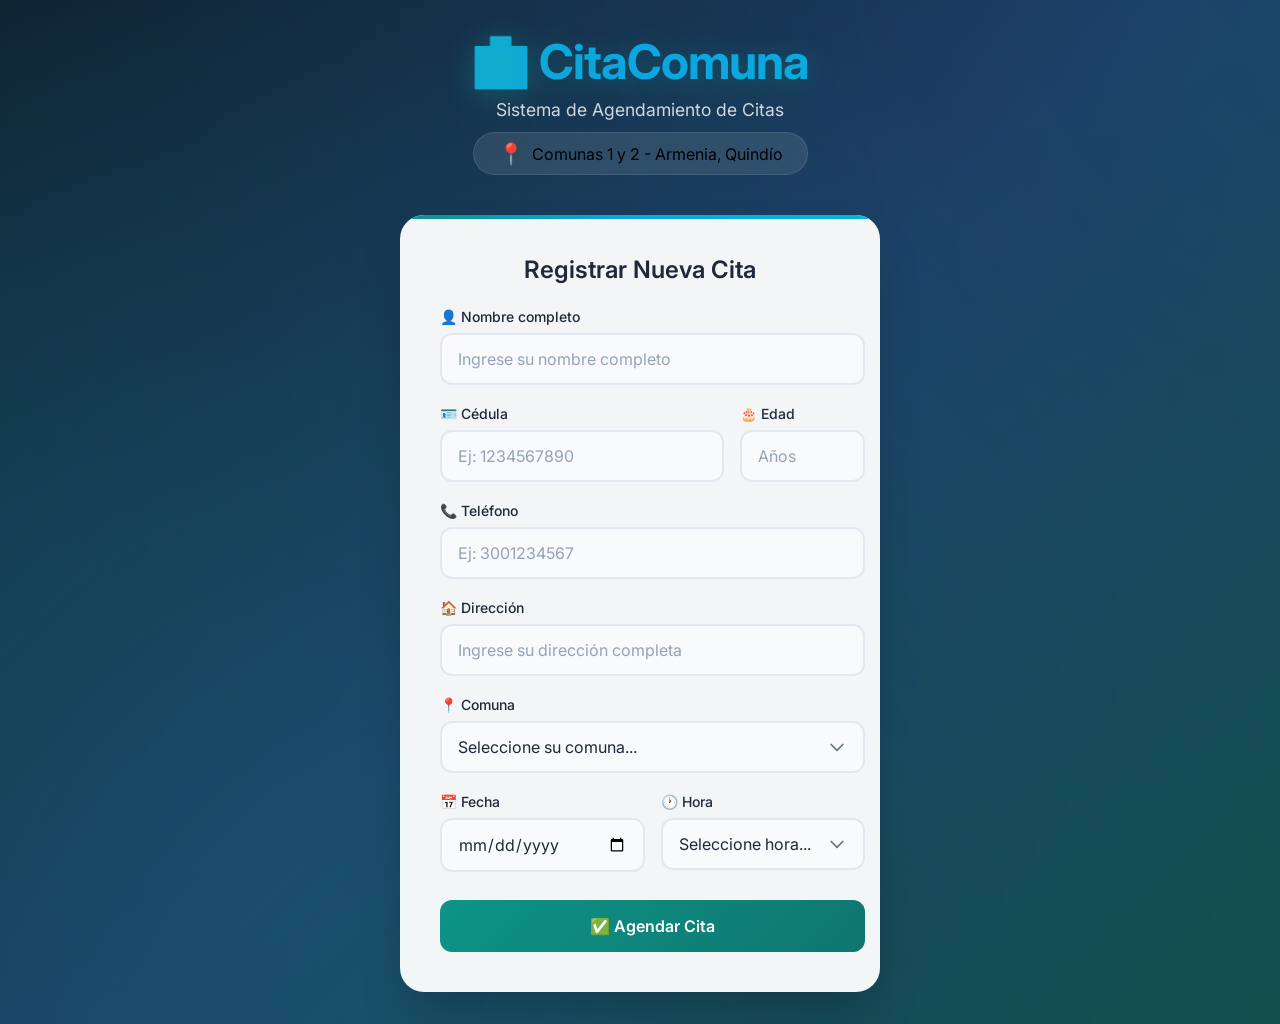
<file: cita.html>
<!DOCTYPE html>
<html lang="es">

<head>
  <meta charset="UTF-8" />
  <meta name="viewport" content="width=device-width, initial-scale=1.0" />
  <meta name="description"
    content="Agenda tu cita médica en las comunas 1 y 2 de Armenia. Sistema rápido y fácil para gestionar tus turnos.">
  <meta name="keywords" content="cita médica, Armenia, comuna 1, comuna 2, agendar cita, turno médico">
  <title>CitaComuna - Agenda tu cita médica | Comunas 1 y 2 Armenia</title>
  <link rel="stylesheet" href="style.css" />
</head>

<body>
  <header>
    <h1>🏥 CitaComuna</h1>
    <p>Sistema de Agendamiento de Citas</p>
    <div class="subtitle">
      <span class="icon-medical">📍</span>
      <span>Comunas 1 y 2 - Armenia, Quindío</span>
    </div>
  </header>

  <form id="formCita">
    <h2 class="form-title">Registrar Nueva Cita</h2>

    <div class="form-grid">
      <div class="form-group">
        <label>
          <span>👤 Nombre completo</span>
          <input type="text" id="nombre" name="nombre" placeholder="Ingrese su nombre completo" required />
        </label>
      </div>

      <div class="form-row">
        <div class="form-group">
          <label>
            <span>🪪 Cédula</span>
            <input type="text" id="cedula" name="cedula" placeholder="Ej: 1234567890" pattern="\d{6,10}" required />
          </label>
        </div>
        <div class="form-group">
          <label>
            <span>🎂 Edad</span>
            <input type="number" id="edad" name="edad" placeholder="Años" min="1" max="120" required />
          </label>
        </div>
      </div>

      <div class="form-group">
        <label>
          <span>📞 Teléfono</span>
          <input type="tel" id="telefono" name="telefono" placeholder="Ej: 3001234567" required />
        </label>
      </div>

      <div class="form-group">
        <label>
          <span>🏠 Dirección</span>
          <input type="text" id="direccion" name="direccion" placeholder="Ingrese su dirección completa" required />
        </label>
      </div>

      <div class="form-group">
        <label>
          <span>📍 Comuna</span>
          <select id="comuna" name="comuna" required>
            <option value="">Seleccione su comuna...</option>
            <option value="1">Comuna 1</option>
            <option value="2">Comuna 2</option>
          </select>
        </label>
      </div>

      <div class="form-row">
        <div class="form-group">
          <label>
            <span>📅 Fecha</span>
            <input type="date" id="fecha" name="fecha" required />
          </label>
        </div>
        <div class="form-group">
          <label>
            <span>🕐 Hora</span>
            <select id="hora" name="hora" required>
              <option value="">Seleccione hora...</option>
            </select>
          </label>
        </div>
      </div>

      <button type="submit">
        ✅ Agendar Cita
      </button>
    </div>
  </form>

  <div id="mensaje"></div>

  <script src="script.js"></script>
</body>

</html>
</file>
<file: style.css>
@import url('https://fonts.googleapis.com/css2?family=Inter:wght@300;400;500;600;700&display=swap');

:root {
  --primary: #0d9488;
  --primary-dark: #0f766e;
  --primary-light: #14b8a6;
  --secondary: #0ea5e9;
  --accent: #06b6d4;
  --bg-gradient: linear-gradient(135deg, #0f172a 0%, #1e3a5f 50%, #134e4a 100%);
  --card-bg: rgba(255, 255, 255, 0.95);
  --glass-bg: rgba(255, 255, 255, 0.1);
  --text-dark: #1e293b;
  --text-light: #64748b;
  --success: #10b981;
  --error: #ef4444;
  --shadow: 0 25px 50px -12px rgba(0, 0, 0, 0.25);
  --shadow-sm: 0 4px 6px -1px rgba(0, 0, 0, 0.1);
}

* {
  margin: 0;
  padding: 0;
  box-sizing: border-box;
}

body {
  font-family: 'Inter', sans-serif;
  min-height: 100vh;
  background: var(--bg-gradient);
  padding: 2rem;
  position: relative;
  overflow-x: hidden;
}

body::before {
  content: '';
  position: fixed;
  top: -50%;
  left: -50%;
  width: 200%;
  height: 200%;
  background: radial-gradient(circle at 20% 50%, rgba(20, 184, 166, 0.15) 0%, transparent 50%),
              radial-gradient(circle at 80% 20%, rgba(14, 165, 233, 0.1) 0%, transparent 50%),
              radial-gradient(circle at 40% 80%, rgba(6, 182, 212, 0.1) 0%, transparent 50%);
  animation: float 20s ease-in-out infinite;
  z-index: -1;
}

@keyframes float {
  0%, 100% { transform: translate(0, 0) rotate(0deg); }
  50% { transform: translate(-20px, 20px) rotate(5deg); }
}

header {
  text-align: center;
  margin-bottom: 2.5rem;
  animation: fadeInDown 0.8s ease-out;
}

@keyframes fadeInDown {
  from {
    opacity: 0;
    transform: translateY(-30px);
  }
  to {
    opacity: 1;
    transform: translateY(0);
  }
}

header h1 {
  font-size: 3rem;
  font-weight: 700;
  background: linear-gradient(135deg, #14b8a6, #0ea5e9, #06b6d4);
  -webkit-background-clip: text;
  -webkit-text-fill-color: transparent;
  background-clip: text;
  text-shadow: 0 4px 30px rgba(20, 184, 166, 0.3);
  margin-bottom: 0.5rem;
  letter-spacing: -0.02em;
}

header p {
  color: rgba(255, 255, 255, 0.8);
  font-size: 1.1rem;
  font-weight: 400;
}

header .subtitle {
  display: inline-flex;
  align-items: center;
  gap: 0.5rem;
  background: var(--glass-bg);
  padding: 0.5rem 1.5rem;
  border-radius: 50px;
  backdrop-filter: blur(10px);
  border: 1px solid rgba(255, 255, 255, 0.1);
  margin-top: 0.75rem;
}

.icon-medical {
  font-size: 1.3rem;
}

form {
  max-width: 480px;
  margin: 0 auto;
  background: var(--card-bg);
  padding: 2.5rem;
  border-radius: 24px;
  box-shadow: var(--shadow);
  animation: fadeInUp 0.8s ease-out 0.2s both;
  position: relative;
  overflow: hidden;
}

form::before {
  content: '';
  position: absolute;
  top: 0;
  left: 0;
  right: 0;
  height: 4px;
  background: linear-gradient(90deg, var(--primary), var(--secondary), var(--accent));
}

@keyframes fadeInUp {
  from {
    opacity: 0;
    transform: translateY(30px);
  }
  to {
    opacity: 1;
    transform: translateY(0);
  }
}

.form-title {
  font-size: 1.5rem;
  font-weight: 600;
  color: var(--text-dark);
  margin-bottom: 1.5rem;
  text-align: center;
}

.form-grid {
  display: grid;
  gap: 1.25rem;
}

.form-row {
  display: grid;
  grid-template-columns: 1fr 1fr;
  gap: 1rem;
}

.form-group {
  display: flex;
  flex-direction: column;
  gap: 0.5rem;
}

label {
  display: flex;
  flex-direction: column;
  gap: 0.5rem;
  font-size: 0.875rem;
  font-weight: 500;
  color: var(--text-dark);
}

label span {
  display: flex;
  align-items: center;
  gap: 0.5rem;
}

input, select {
  padding: 0.875rem 1rem;
  border: 2px solid #e2e8f0;
  border-radius: 12px;
  font-size: 1rem;
  font-family: inherit;
  color: var(--text-dark);
  background: #f8fafc;
  transition: all 0.3s ease;
}

input:focus, select:focus {
  outline: none;
  border-color: var(--primary);
  background: white;
  box-shadow: 0 0 0 4px rgba(20, 184, 166, 0.1);
}

input::placeholder {
  color: #94a3b8;
}

select {
  cursor: pointer;
  appearance: none;
  background-image: url("data:image/svg+xml,%3Csvg xmlns='http://www.w3.org/2000/svg' fill='none' viewBox='0 0 24 24' stroke='%2364748b'%3E%3Cpath stroke-linecap='round' stroke-linejoin='round' stroke-width='2' d='M19 9l-7 7-7-7'/%3E%3C/svg%3E");
  background-repeat: no-repeat;
  background-position: right 1rem center;
  background-size: 1.25rem;
  padding-right: 2.5rem;
}

button[type="submit"], .btn-primary {
  width: 100%;
  padding: 1rem 2rem;
  background: linear-gradient(135deg, var(--primary) 0%, var(--primary-dark) 100%);
  color: white;
  border: none;
  border-radius: 12px;
  font-size: 1rem;
  font-weight: 600;
  font-family: inherit;
  cursor: pointer;
  transition: all 0.3s ease;
  position: relative;
  overflow: hidden;
  margin-top: 0.5rem;
}

button[type="submit"]:hover, .btn-primary:hover {
  transform: translateY(-2px);
  box-shadow: 0 10px 25px -5px rgba(13, 148, 136, 0.4);
}

button[type="submit"]:active, .btn-primary:active {
  transform: translateY(0);
}

button[type="submit"]::after {
  content: '';
  position: absolute;
  top: 50%;
  left: 50%;
  width: 0;
  height: 0;
  background: rgba(255, 255, 255, 0.2);
  border-radius: 50%;
  transform: translate(-50%, -50%);
  transition: width 0.6s, height 0.6s;
}

button[type="submit"]:active::after {
  width: 300px;
  height: 300px;
}

#mensaje {
  margin-top: 1rem;
  padding: 1rem;
  border-radius: 12px;
  text-align: center;
  font-weight: 500;
  display: none;
}

#mensaje.error {
  display: block;
  background: #fef2f2;
  color: var(--error);
  border: 1px solid #fecaca;
}

#mensaje.success {
  display: block;
  background: #f0fdf4;
  color: var(--success);
  border: 1px solid #bbf7d0;
}

/* Confirmation Page Styles */
.confirmation-container {
  max-width: 500px;
  margin: 0 auto;
  animation: fadeInUp 0.8s ease-out;
}

.confirmation-card {
  background: var(--card-bg);
  border-radius: 24px;
  box-shadow: var(--shadow);
  overflow: hidden;
  position: relative;
}

.confirmation-header {
  background: linear-gradient(135deg, var(--primary) 0%, var(--primary-dark) 100%);
  color: white;
  padding: 2rem;
  text-align: center;
}

.confirmation-header .check-icon {
  width: 70px;
  height: 70px;
  background: rgba(255, 255, 255, 0.2);
  border-radius: 50%;
  display: flex;
  align-items: center;
  justify-content: center;
  margin: 0 auto 1rem;
  font-size: 2.5rem;
  animation: scaleIn 0.5s ease-out 0.3s both;
}

@keyframes scaleIn {
  from {
    transform: scale(0);
    opacity: 0;
  }
  to {
    transform: scale(1);
    opacity: 1;
  }
}

.confirmation-header h1 {
  font-size: 1.75rem;
  font-weight: 700;
  margin-bottom: 0.5rem;
}

.turno-badge {
  display: inline-block;
  background: rgba(255, 255, 255, 0.2);
  padding: 0.5rem 1.5rem;
  border-radius: 50px;
  font-size: 1.1rem;
  font-weight: 600;
  backdrop-filter: blur(10px);
  margin-top: 0.5rem;
}

.confirmation-body {
  padding: 2rem;
}

.info-grid {
  display: grid;
  gap: 1rem;
}

.info-item {
  display: flex;
  justify-content: space-between;
  align-items: center;
  padding: 0.75rem 0;
  border-bottom: 1px solid #e2e8f0;
}

.info-item:last-child {
  border-bottom: none;
}

.info-label {
  color: var(--text-light);
  font-size: 0.875rem;
  font-weight: 500;
}

.info-value {
  color: var(--text-dark);
  font-weight: 600;
  text-align: right;
}

.datetime-highlight {
  display: flex;
  gap: 1rem;
  margin-top: 1rem;
}

.datetime-box {
  flex: 1;
  background: linear-gradient(135deg, #f0fdfa, #ecfeff);
  padding: 1rem;
  border-radius: 12px;
  text-align: center;
  border: 1px solid #99f6e4;
}

.datetime-box .label {
  font-size: 0.75rem;
  color: var(--text-light);
  text-transform: uppercase;
  letter-spacing: 0.05em;
  margin-bottom: 0.25rem;
}

.datetime-box .value {
  font-size: 1.25rem;
  font-weight: 700;
  color: var(--primary-dark);
}

.confirmation-actions {
  padding: 1.5rem 2rem 2rem;
  display: flex;
  flex-direction: column;
  gap: 1rem;
}

.btn-download {
  display: flex;
  align-items: center;
  justify-content: center;
  gap: 0.5rem;
  padding: 1rem 2rem;
  background: linear-gradient(135deg, var(--primary) 0%, var(--primary-dark) 100%);
  color: white;
  border: none;
  border-radius: 12px;
  font-size: 1rem;
  font-weight: 600;
  font-family: inherit;
  cursor: pointer;
  transition: all 0.3s ease;
}

.btn-download:hover {
  transform: translateY(-2px);
  box-shadow: 0 10px 25px -5px rgba(13, 148, 136, 0.4);
}

.btn-secondary {
  display: flex;
  align-items: center;
  justify-content: center;
  gap: 0.5rem;
  padding: 1rem 2rem;
  background: #f1f5f9;
  color: var(--text-dark);
  border: none;
  border-radius: 12px;
  font-size: 1rem;
  font-weight: 600;
  font-family: inherit;
  cursor: pointer;
  transition: all 0.3s ease;
  text-decoration: none;
}

.btn-secondary:hover {
  background: #e2e8f0;
}

/* Responsive */
@media (max-width: 640px) {
  body {
    padding: 1rem;
  }

  header h1 {
    font-size: 2rem;
  }

  form {
    padding: 1.5rem;
    border-radius: 16px;
  }

  .form-row {
    grid-template-columns: 1fr;
  }

  .datetime-highlight {
    flex-direction: column;
  }
}

/* Loading state */
.loading {
  pointer-events: none;
  opacity: 0.7;
}

.loading button[type="submit"]::before {
  content: '';
  display: inline-block;
  width: 20px;
  height: 20px;
  border: 2px solid rgba(255, 255, 255, 0.3);
  border-top-color: white;
  border-radius: 50%;
  animation: spin 1s linear infinite;
  margin-right: 0.5rem;
}

@keyframes spin {
  to { transform: rotate(360deg); }
}

/* Print styles */
@media print {
  body {
    background: white;
    padding: 0;
  }

  .confirmation-actions {
    display: none;
  }

  .confirmation-card {
    box-shadow: none;
    border: 1px solid #e2e8f0;
  }
}
</file>
